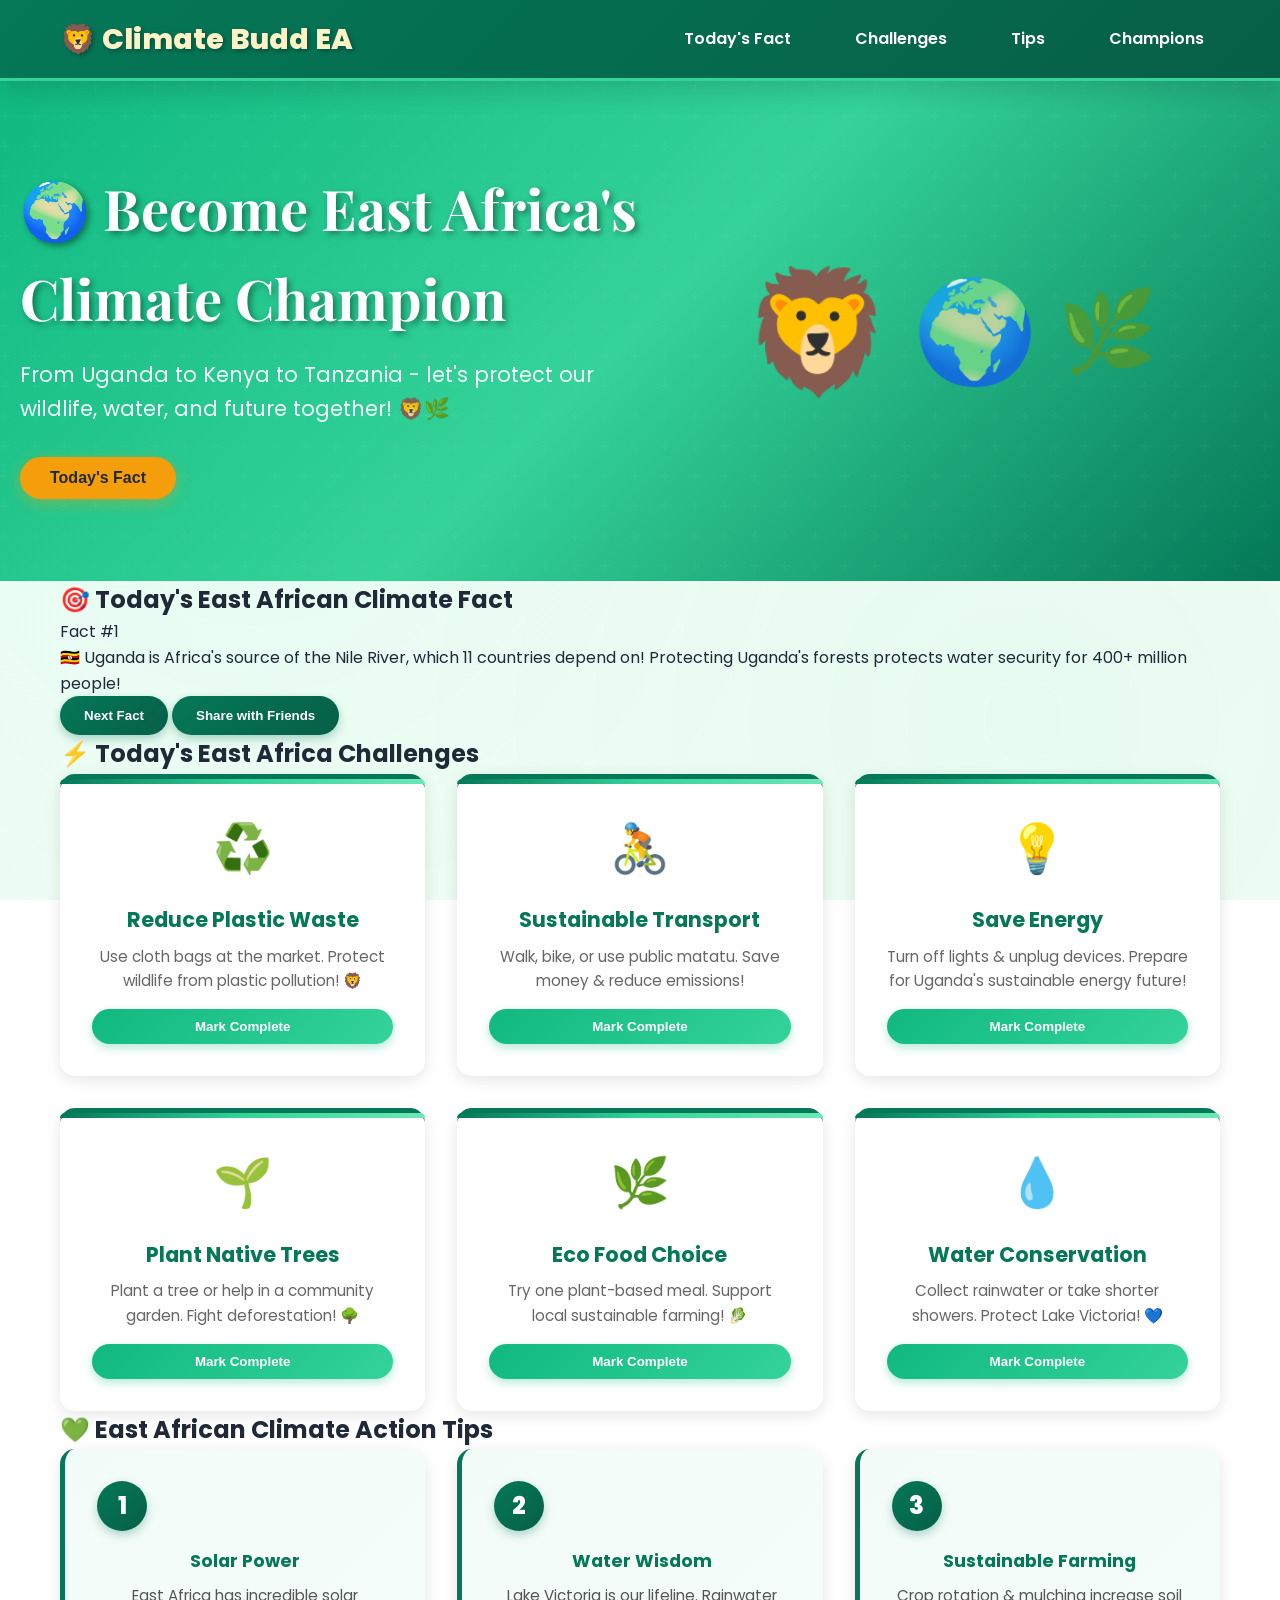
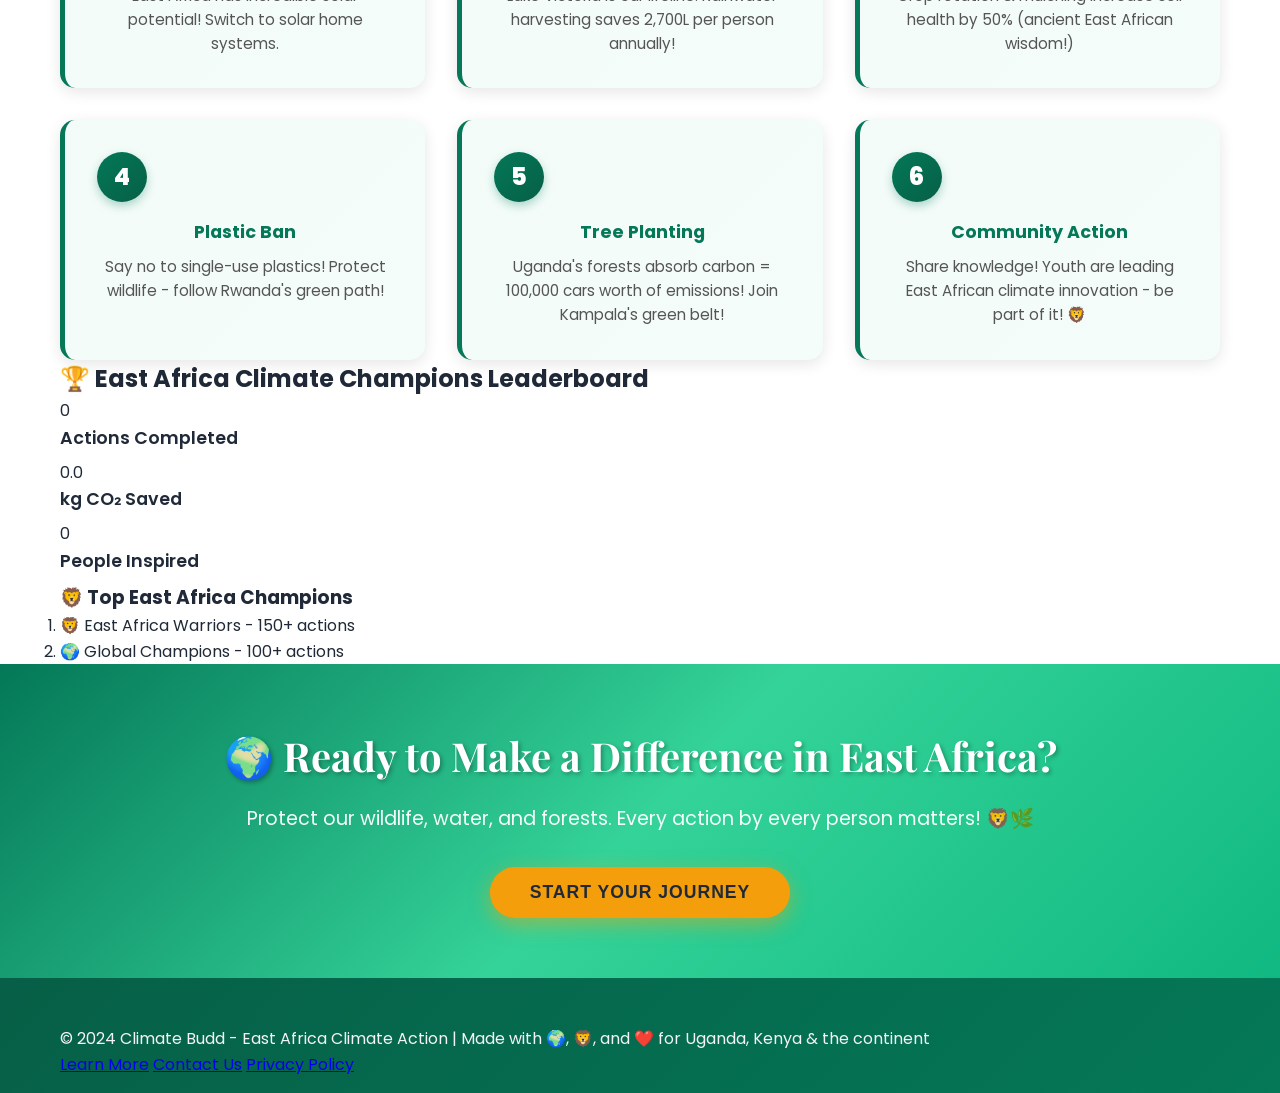
<file: index.html>
<!DOCTYPE html>
<html lang="en">
<head>
    <meta charset="UTF-8">
    <meta name="viewport" content="width=device-width, initial-scale=1.0">
    <title>Climate Budd - East Africa Climate Action & Fun Facts</title>
    <link rel="stylesheet" href="styles.css">
    <link rel="preconnect" href="https://fonts.googleapis.com">
    <link rel="preconnect" href="https://fonts.gstatic.com" crossorigin>
    <link href="https://fonts.googleapis.com/css2?family=Poppins:wght@400;600;700;800&family=Playfair+Display:wght@700&display=swap" rel="stylesheet">
</head>
<body>
    <!-- Navigation -->
    <nav class="navbar">
        <div class="container">
            <div class="logo">🦁 Climate Budd EA</div>
            <ul class="nav-links">
                <li><a href="#daily-fact">Today's Fact</a></li>
                <li><a href="#challenges">Challenges</a></li>
                <li><a href="#tips">Tips</a></li>
                <li><a href="#leaderboard">Champions</a></li>
            </ul>
        </div>
    </nav>

    <!-- Hero Section -->
    <section class="hero">
        <div class="hero-content">
            <h1>🌍 Become East Africa's Climate Champion</h1>
            <p>From Uganda to Kenya to Tanzania - let's protect our wildlife, water, and future together! 🦁🌿</p>
            <button class="cta-button" onclick="scrollToFact()">Today's Fact</button>
        </div>
        <div class="hero-animation">
            <div class="earth">🦁</div>
            <div class="earth secondary">🌍</div>
            <div class="earth tertiary">🌿</div>
        </div>
    </section>

    <!-- Daily Fun Fact Section -->
    <section id="daily-fact" class="daily-fact">
        <div class="container">
            <h2>🎯 Today's East African Climate Fact</h2>
            <div class="fact-card">
                <div class="fact-number" id="fact-counter">Fact #1</div>
                <p id="fact-text" class="fact-content">Did you know? Your climate journey starts here!</p>
                <div class="fact-actions">
                    <button class="btn-secondary" onclick="getRandomFact()">Next Fact</button>
                    <button class="btn-secondary" onclick="shareFact()">Share with Friends</button>
                </div>
            </div>
        </div>
    </section>

    <!-- Daily Challenges Section -->
    <section id="challenges" class="challenges">
        <div class="container">
            <h2>⚡ Today's East Africa Challenges</h2>
            <div class="challenge-grid">
                <div class="challenge-card">
                    <div class="challenge-icon">♻️</div>
                    <h3>Reduce Plastic Waste</h3>
                    <p>Use cloth bags at the market. Protect wildlife from plastic pollution! 🦁</p>
                    <button class="btn-complete" onclick="completeChallenge(this)">Mark Complete</button>
                </div>
                <div class="challenge-card">
                    <div class="challenge-icon">🚴</div>
                    <h3>Sustainable Transport</h3>
                    <p>Walk, bike, or use public matatu. Save money & reduce emissions!</p>
                    <button class="btn-complete" onclick="completeChallenge(this)">Mark Complete</button>
                </div>
                <div class="challenge-card">
                    <div class="challenge-icon">💡</div>
                    <h3>Save Energy</h3>
                    <p>Turn off lights & unplug devices. Prepare for Uganda's sustainable energy future!</p>
                    <button class="btn-complete" onclick="completeChallenge(this)">Mark Complete</button>
                </div>
                <div class="challenge-card">
                    <div class="challenge-icon">🌱</div>
                    <h3>Plant Native Trees</h3>
                    <p>Plant a tree or help in a community garden. Fight deforestation! 🌳</p>
                    <button class="btn-complete" onclick="completeChallenge(this)">Mark Complete</button>
                </div>
                <div class="challenge-card">
                    <div class="challenge-icon">🌿</div>
                    <h3>Eco Food Choice</h3>
                    <p>Try one plant-based meal. Support local sustainable farming! 🥬</p>
                    <button class="btn-complete" onclick="completeChallenge(this)">Mark Complete</button>
                </div>
                <div class="challenge-card">
                    <div class="challenge-icon">💧</div>
                    <h3>Water Conservation</h3>
                    <p>Collect rainwater or take shorter showers. Protect Lake Victoria! 💙</p>
                    <button class="btn-complete" onclick="completeChallenge(this)">Mark Complete</button>
                </div>
            </div>
        </div>
    </section>

    <!-- Tips Section -->
    <section id="tips" class="tips">
        <div class="container">
            <h2>💚 East African Climate Action Tips</h2>
            <div class="tips-grid">
                <div class="tip-card">
                    <div class="tip-number">1</div>
                    <h4>Solar Power</h4>
                    <p>East Africa has incredible solar potential! Switch to solar home systems.</p>
                </div>
                <div class="tip-card">
                    <div class="tip-number">2</div>
                    <h4>Water Wisdom</h4>
                    <p>Lake Victoria is our lifeline. Rainwater harvesting saves 2,700L per person annually!</p>
                </div>
                <div class="tip-card">
                    <div class="tip-number">3</div>
                    <h4>Sustainable Farming</h4>
                    <p>Crop rotation & mulching increase soil health by 50% (ancient East African wisdom!)</p>
                </div>
                <div class="tip-card">
                    <div class="tip-number">4</div>
                    <h4>Plastic Ban</h4>
                    <p>Say no to single-use plastics! Protect wildlife - follow Rwanda's green path!</p>
                </div>
                <div class="tip-card">
                    <div class="tip-number">5</div>
                    <h4>Tree Planting</h4>
                    <p>Uganda's forests absorb carbon = 100,000 cars worth of emissions! Join Kampala's green belt!</p>
                </div>
                <div class="tip-card">
                    <div class="tip-number">6</div>
                    <h4>Community Action</h4>
                    <p>Share knowledge! Youth are leading East African climate innovation - be part of it! 🦁</p>
                </div>
            </div>
        </div>
    </section>

    <!-- Leaderboard Section -->
    <section id="leaderboard" class="leaderboard">
        <div class="container">
            <h2>🏆 East Africa Climate Champions Leaderboard</h2>
            <div class="leaderboard-content">
                <div class="leaderboard-stats">
                    <div class="stat">
                        <div class="stat-number" id="total-actions">0</div>
                        <div class="stat-label">Actions Completed</div>
                    </div>
                    <div class="stat">
                        <div class="stat-number" id="co2-saved">0</div>
                        <div class="stat-label">kg CO₂ Saved</div>
                    </div>
                    <div class="stat">
                        <div class="stat-number" id="people-inspired">0</div>
                        <div class="stat-label">People Inspired</div>
                    </div>
                </div>
                <div class="champions-list">
                    <h3>🦁 Top East Africa Champions</h3>
                    <ol id="champions">
                        <li>🥇 Climate Warriors - 150+ actions</li>
                        <li>🥈 Green Guardians - 100+ actions</li>
                        <li>🥉 Earth Protectors - 75+ actions</li>
                    </ol>
                </div>
            </div>
        </div>
    </section>

    <!-- Call to Action Section -->
    <section class="cta-section">
        <div class="container">
            <h2>🌍 Ready to Make a Difference in East Africa?</h2>
            <p>Protect our wildlife, water, and forests. Every action by every person matters! 🦁🌿</p>
            <button class="cta-button-large" onclick="startJourney()">Start Your Journey</button>
        </div>
    </section>

    <!-- Footer -->
    <footer class="footer">
        <div class="container">
            <p>&copy; 2024 Climate Budd - East Africa Climate Action | Made with 🌍, 🦁, and ❤️ for Uganda, Kenya & the continent</p>
            <div class="footer-links">
                <a href="#">Learn More</a>
                <a href="#">Contact Us</a>
                <a href="#">Privacy Policy</a>
            </div>
        </div>
    </footer>

    <script src="script.js"></script>
</body>
</html>
</file>
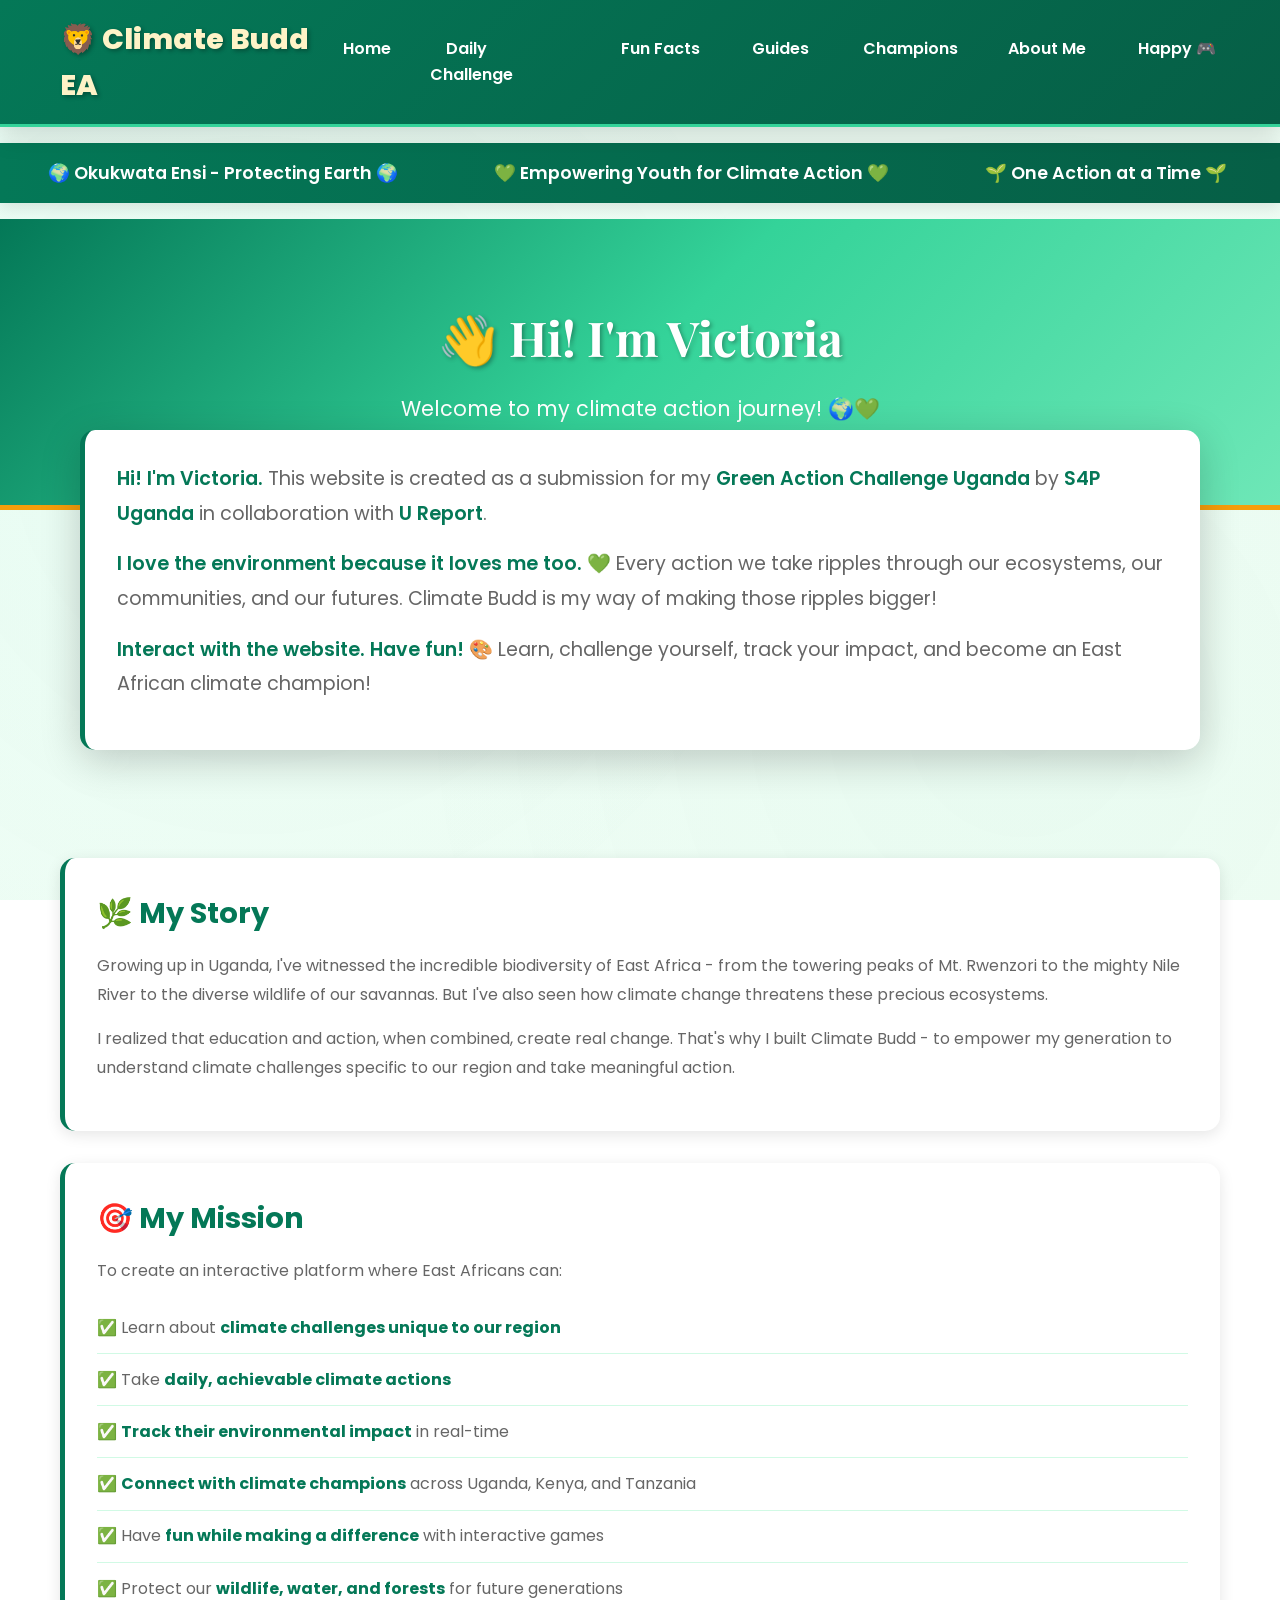
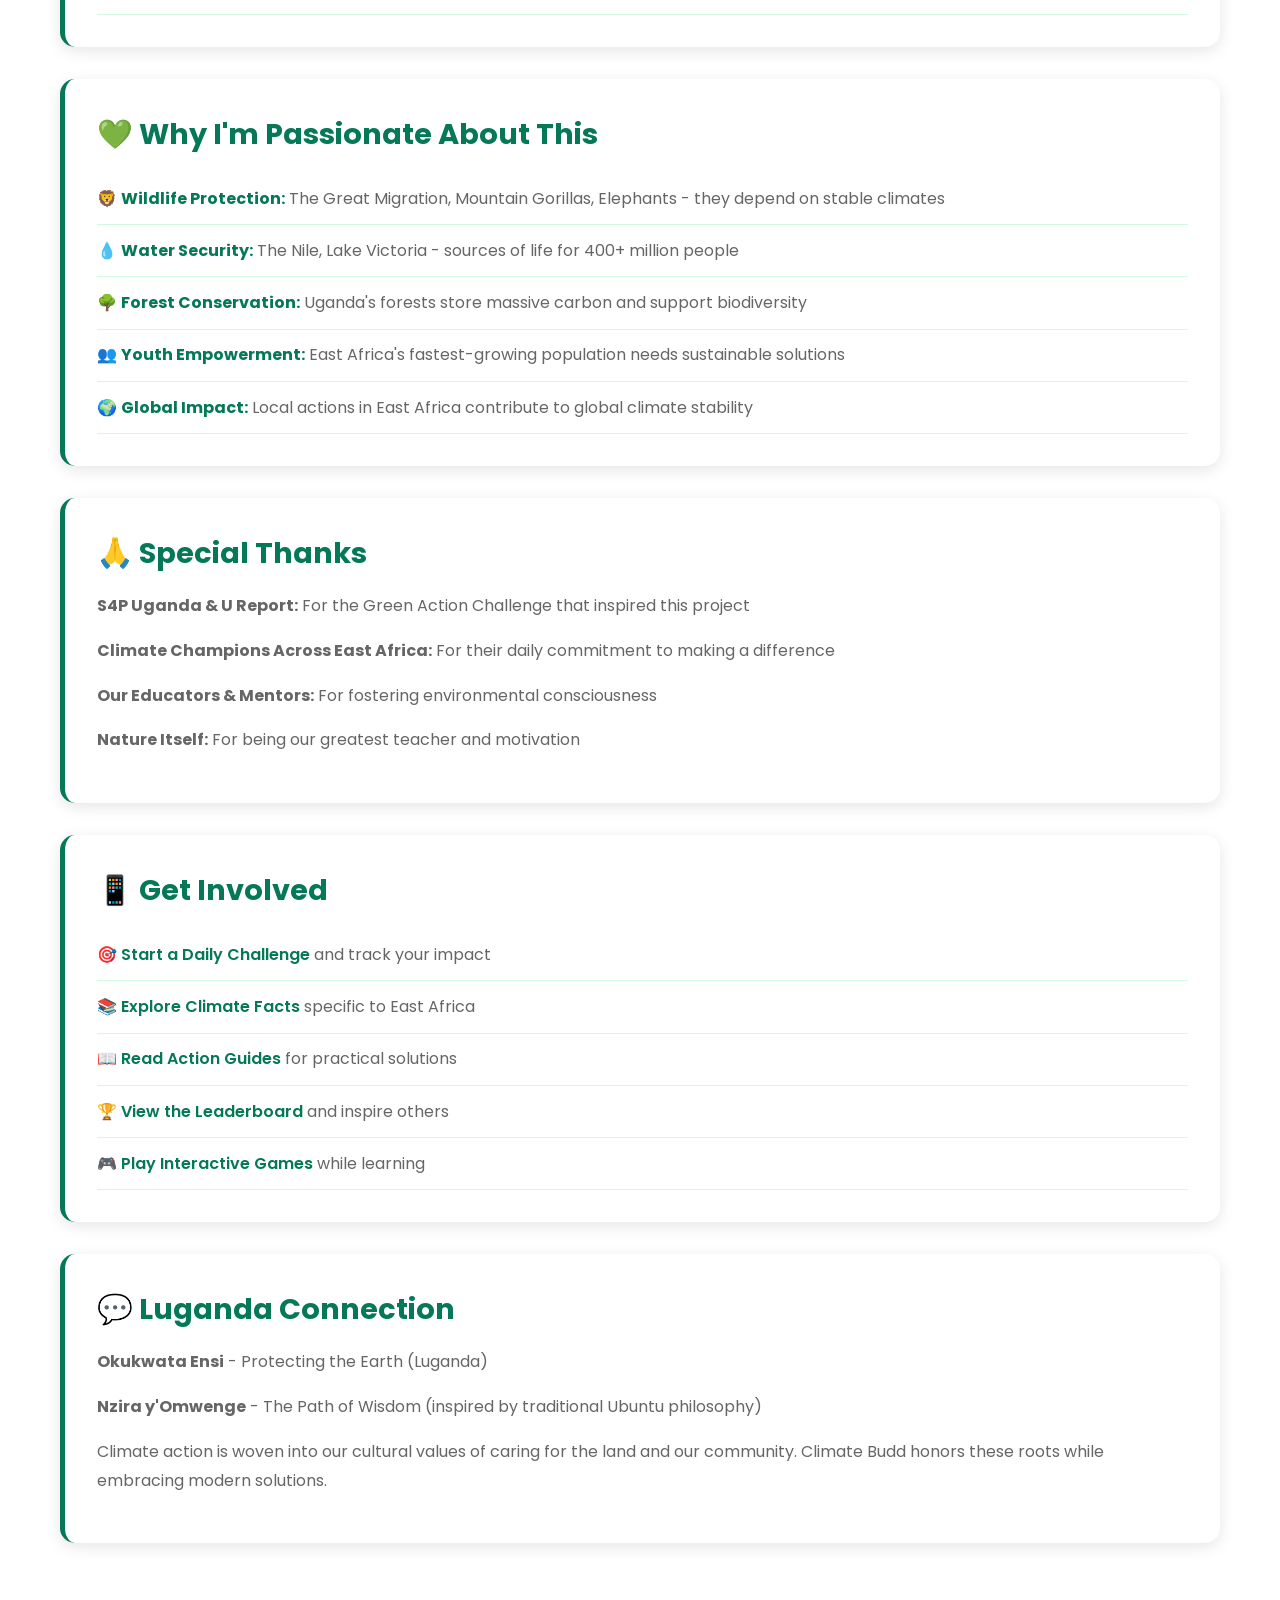
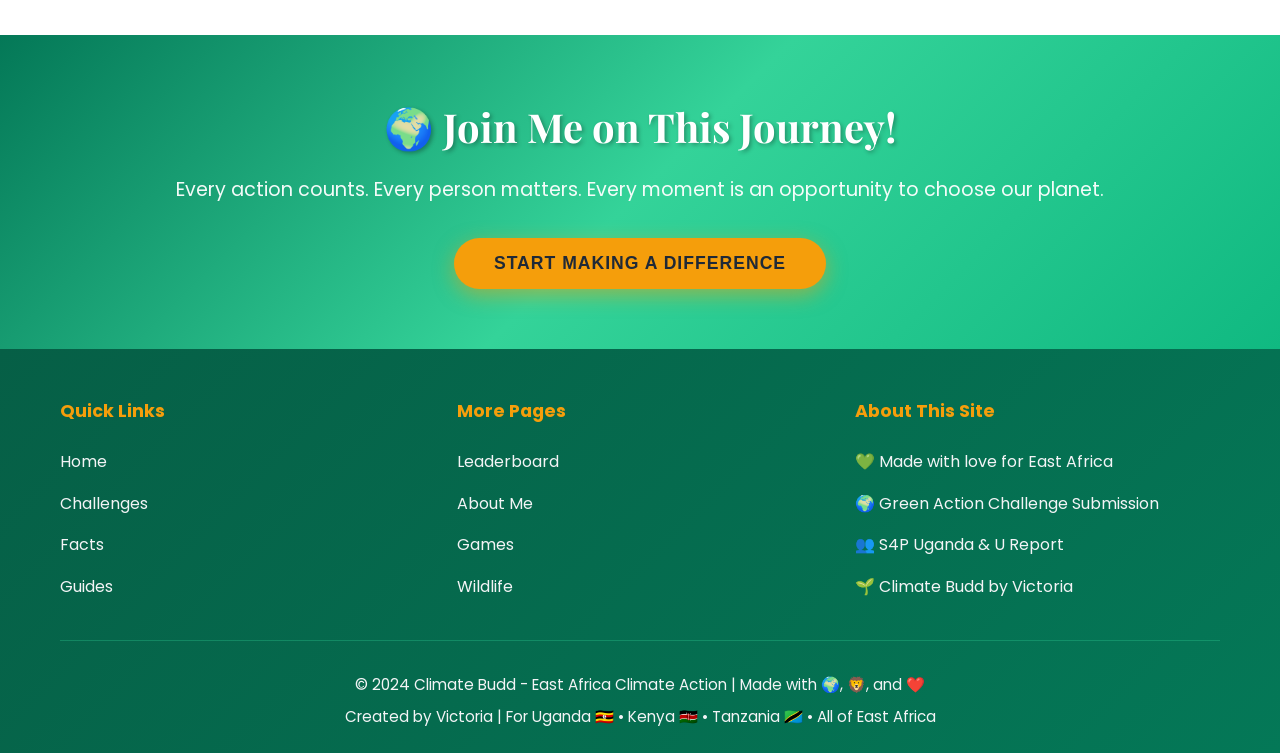
<file: about.html>
<!DOCTYPE html>
<html lang="en">
<head>
    <meta charset="UTF-8">
    <meta name="viewport" content="width=device-width, initial-scale=1.0">
    <title>About Me - Climate Budd East Africa</title>
    <link rel="stylesheet" href="styles.css">
    <link rel="preconnect" href="https://fonts.googleapis.com">
    <link rel="preconnect" href="https://fonts.gstatic.com" crossorigin>
    <link href="https://fonts.googleapis.com/css2?family=Poppins:wght@400;600;700;800&family=Playfair+Display:wght@700&display=swap" rel="stylesheet">
</head>
<body>
    <!-- Navigation -->
    <nav class="navbar">
        <div class="container">
            <div class="logo">🦁 Climate Budd EA</div>
            <ul class="nav-links">
                <li><a href="index.html">Home</a></li>
                <li><a href="daily-challenge.html">Daily Challenge</a></li>
                <li><a href="facts.html">Fun Facts</a></li>
                <li><a href="guides.html">Guides</a></li>
                <li><a href="leaderboard.html">Champions</a></li>
                <li><a href="about.html">About Me</a></li>
                <li><a href="happy.html">Happy 🎮</a></li>
            </ul>
        </div>
    </nav>

    <!-- Marquee -->
    <div class="marquee-section">
        <div class="marquee">
            <span>🌍 Okukwata Ensi - Protecting Earth 🌍</span>
            <span>💚 Empowering Youth for Climate Action 💚</span>
            <span>🌱 One Action at a Time 🌱</span>
            <span>🦁 East Africa's Future is Green 🦁</span>
        </div>
    </div>

    <!-- About Me Hero -->
    <section class="about-me-hero">
        <div class="container">
            <h1>👋 Hi! I'm Victoria</h1>
            <p style="font-size: 1.3rem; margin-top: 1rem;">Welcome to my climate action journey! 🌍💚</p>
        </div>
    </section>

    <!-- Intro Card -->
    <section class="container">
        <div class="intro-card">
            <div class="intro-text">
                <span class="intro-highlight">Hi! I'm Victoria.</span> This website is created as a submission for my <span class="intro-highlight">Green Action Challenge Uganda</span> by <span class="intro-highlight">S4P Uganda</span> in collaboration with <span class="intro-highlight">U Report</span>. 
            </div>
            <div class="intro-text">
                <span class="intro-highlight">I love the environment because it loves me too. 💚</span> Every action we take ripples through our ecosystems, our communities, and our futures. Climate Budd is my way of making those ripples bigger!
            </div>
            <div class="intro-text">
                <span class="intro-highlight">Interact with the website. Have fun! 🎨</span> Learn, challenge yourself, track your impact, and become an East African climate champion!
            </div>
        </div>
    </section>

    <!-- About Content -->
    <section style="padding: 60px 20px;">
        <div class="container">
            <div class="about-section">
                <h2>🌿 My Story</h2>
                <p>Growing up in Uganda, I've witnessed the incredible biodiversity of East Africa - from the towering peaks of Mt. Rwenzori to the mighty Nile River to the diverse wildlife of our savannas. But I've also seen how climate change threatens these precious ecosystems.</p>
                <p>I realized that education and action, when combined, create real change. That's why I built Climate Budd - to empower my generation to understand climate challenges specific to our region and take meaningful action.</p>
            </div>

            <div class="about-section">
                <h2>🎯 My Mission</h2>
                <p>To create an interactive platform where East Africans can:</p>
                <ul class="about-list">
                    <li>✅ Learn about <strong>climate challenges unique to our region</strong></li>
                    <li>✅ Take <strong>daily, achievable climate actions</strong></li>
                    <li>✅ <strong>Track their environmental impact</strong> in real-time</li>
                    <li>✅ <strong>Connect with climate champions</strong> across Uganda, Kenya, and Tanzania</li>
                    <li>✅ Have <strong>fun while making a difference</strong> with interactive games</li>
                    <li>✅ Protect our <strong>wildlife, water, and forests</strong> for future generations</li>
                </ul>
            </div>

            <div class="about-section">
                <h2>💚 Why I'm Passionate About This</h2>
                <ul class="about-list">
                    <li>🦁 <strong>Wildlife Protection:</strong> The Great Migration, Mountain Gorillas, Elephants - they depend on stable climates</li>
                    <li>💧 <strong>Water Security:</strong> The Nile, Lake Victoria - sources of life for 400+ million people</li>
                    <li>🌳 <strong>Forest Conservation:</strong> Uganda's forests store massive carbon and support biodiversity</li>
                    <li>👥 <strong>Youth Empowerment:</strong> East Africa's fastest-growing population needs sustainable solutions</li>
                    <li>🌍 <strong>Global Impact:</strong> Local actions in East Africa contribute to global climate stability</li>
                </ul>
            </div>

            <div class="about-section">
                <h2>🙏 Special Thanks</h2>
                <p><strong>S4P Uganda & U Report:</strong> For the Green Action Challenge that inspired this project</p>
                <p><strong>Climate Champions Across East Africa:</strong> For their daily commitment to making a difference</p>
                <p><strong>Our Educators & Mentors:</strong> For fostering environmental consciousness</p>
                <p><strong>Nature Itself:</strong> For being our greatest teacher and motivation</p>
            </div>

            <div class="about-section">
                <h2>📱 Get Involved</h2>
                <ul class="about-list">
                    <li>🎯 <a href="daily-challenge.html" style="color: var(--dark-green); text-decoration: none; font-weight: 600;">Start a Daily Challenge</a> and track your impact</li>
                    <li>📚 <a href="facts.html" style="color: var(--dark-green); text-decoration: none; font-weight: 600;">Explore Climate Facts</a> specific to East Africa</li>
                    <li>📖 <a href="guides.html" style="color: var(--dark-green); text-decoration: none; font-weight: 600;">Read Action Guides</a> for practical solutions</li>
                    <li>🏆 <a href="leaderboard.html" style="color: var(--dark-green); text-decoration: none; font-weight: 600;">View the Leaderboard</a> and inspire others</li>
                    <li>🎮 <a href="happy.html" style="color: var(--dark-green); text-decoration: none; font-weight: 600;">Play Interactive Games</a> while learning</li>
                </ul>
            </div>

            <div class="about-section">
                <h2>💬 Luganda Connection</h2>
                <p><strong>Okukwata Ensi</strong> - Protecting the Earth (Luganda)</p>
                <p><strong>Nzira y'Omwenge</strong> - The Path of Wisdom (inspired by traditional Ubuntu philosophy)</p>
                <p>Climate action is woven into our cultural values of caring for the land and our community. Climate Budd honors these roots while embracing modern solutions.</p>
            </div>
        </div>
    </section>

    <!-- Call to Action -->
    <section class="cta-section">
        <div class="container">
            <h2>🌍 Join Me on This Journey!</h2>
            <p>Every action counts. Every person matters. Every moment is an opportunity to choose our planet.</p>
            <button class="cta-button-large" onclick="window.location.href='daily-challenge.html'">Start Making a Difference</button>
        </div>
    </section>

    <!-- Footer -->
    <footer class="footer">
        <div class="container">
            <div class="footer-content">
                <div class="footer-section">
                    <h4>Quick Links</h4>
                    <ul>
                        <li><a href="index.html">Home</a></li>
                        <li><a href="daily-challenge.html">Challenges</a></li>
                        <li><a href="facts.html">Facts</a></li>
                        <li><a href="guides.html">Guides</a></li>
                    </ul>
                </div>
                <div class="footer-section">
                    <h4>More Pages</h4>
                    <ul>
                        <li><a href="leaderboard.html">Leaderboard</a></li>
                        <li><a href="about.html">About Me</a></li>
                        <li><a href="happy.html">Games</a></li>
                        <li><a href="wildlife.html">Wildlife</a></li>
                    </ul>
                </div>
                <div class="footer-section">
                    <h4>About This Site</h4>
                    <ul>
                        <li>💚 Made with love for East Africa</li>
                        <li>🌍 Green Action Challenge Submission</li>
                        <li>👥 S4P Uganda & U Report</li>
                        <li>🌱 Climate Budd by Victoria</li>
                    </ul>
                </div>
            </div>
            <div class="footer-bottom">
                <p>&copy; 2024 Climate Budd - East Africa Climate Action | Made with 🌍, 🦁, and ❤️</p>
                <p>Created by Victoria | For Uganda 🇺🇬 • Kenya 🇰🇪 • Tanzania 🇹🇿 • All of East Africa</p>
            </div>
        </div>
    </footer>

    <script src="script.js"></script>
</body>
</html>
</file>
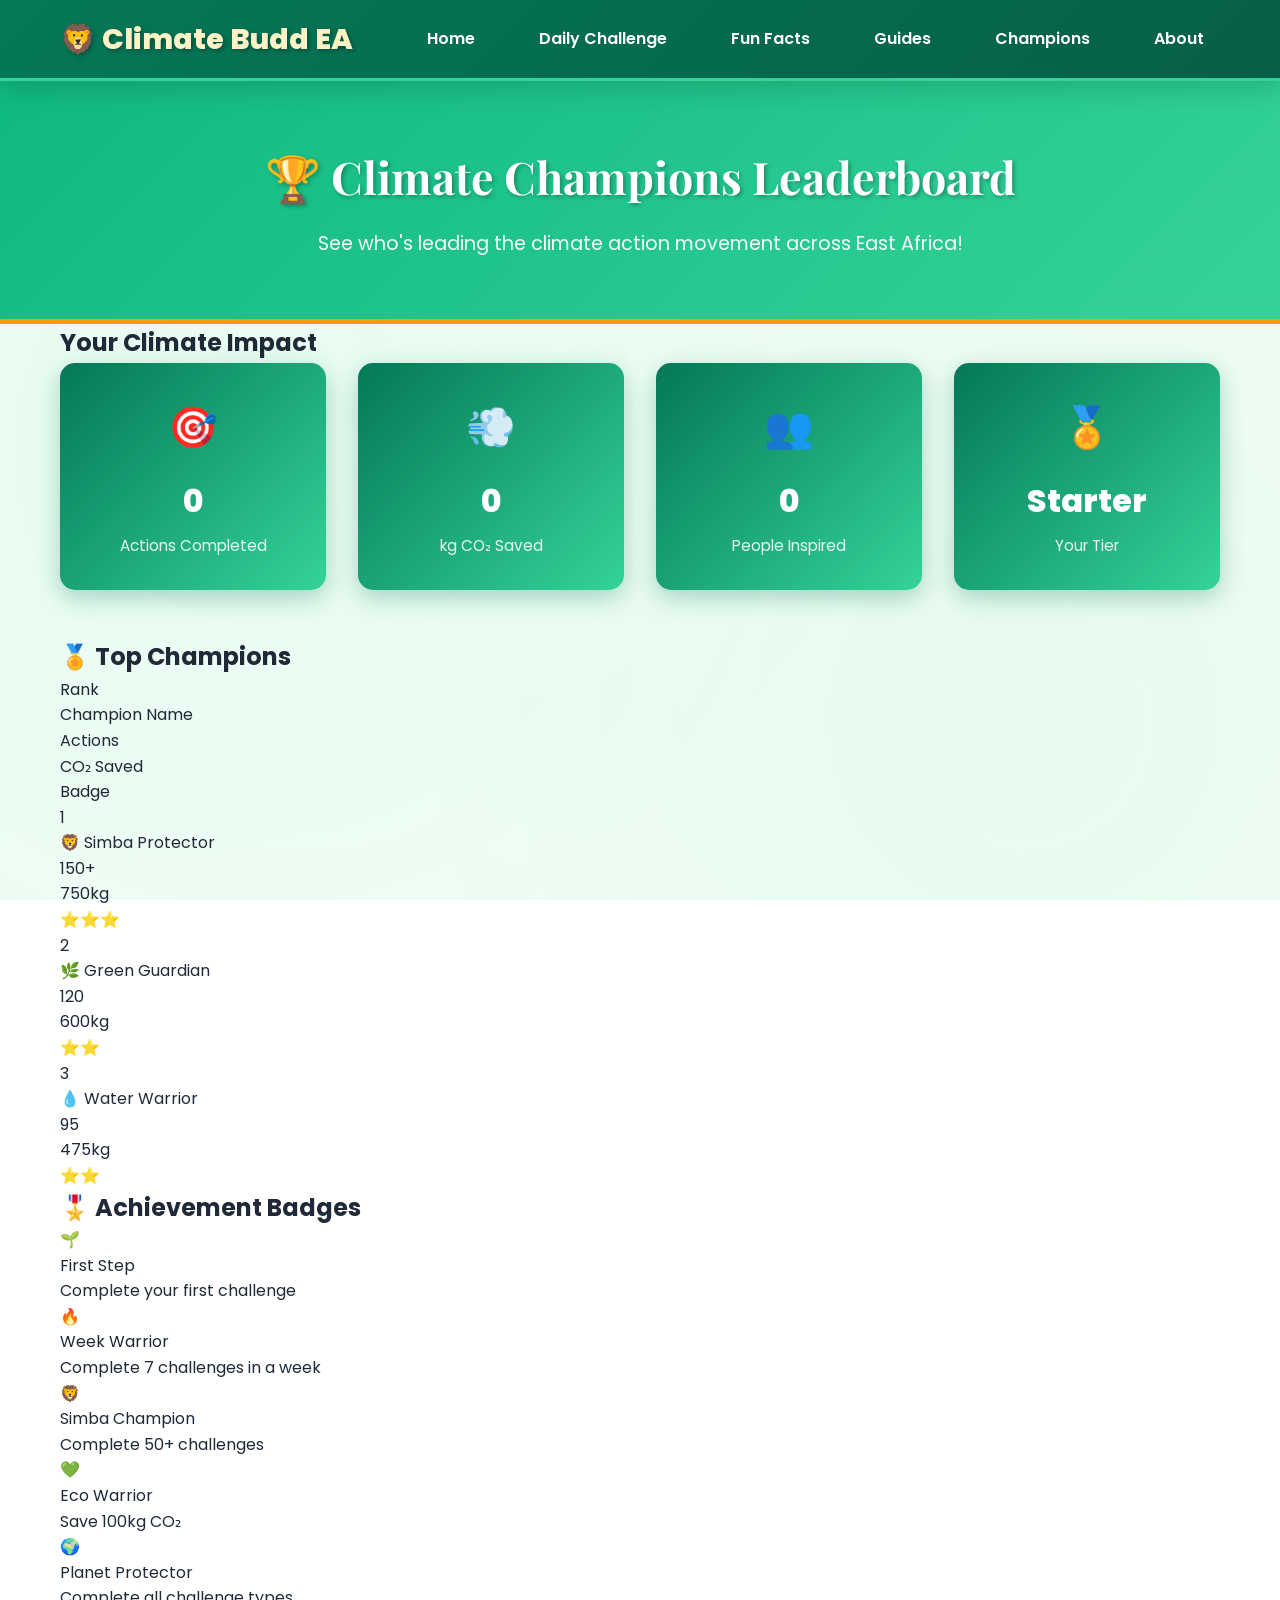
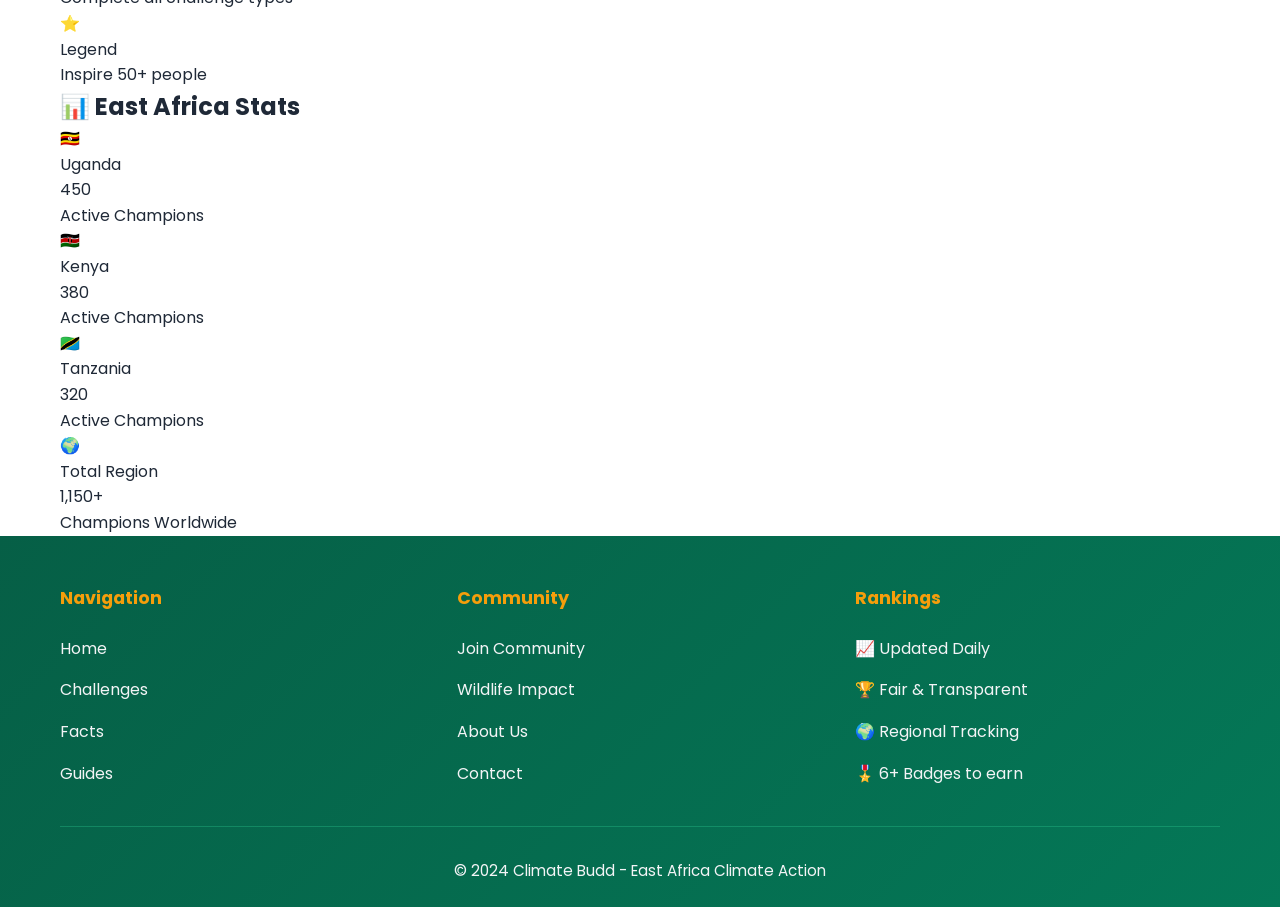
<file: leaderboard.html>
<!DOCTYPE html>
<html lang="en">
<head>
    <meta charset="UTF-8">
    <meta name="viewport" content="width=device-width, initial-scale=1.0">
    <title>Leaderboard - Climate Budd East Africa</title>
    <link rel="stylesheet" href="styles.css">
    <link rel="preconnect" href="https://fonts.googleapis.com">
    <link rel="preconnect" href="https://fonts.gstatic.com" crossorigin>
    <link href="https://fonts.googleapis.com/css2?family=Poppins:wght@400;600;700;800&family=Playfair+Display:wght@700&display=swap" rel="stylesheet">
</head>
<body>
    <!-- Navigation -->
    <nav class="navbar">
        <div class="container">
            <div class="logo">🦁 Climate Budd EA</div>
            <ul class="nav-links">
                <li><a href="index.html">Home</a></li>
                <li><a href="daily-challenge.html">Daily Challenge</a></li>
                <li><a href="facts.html">Fun Facts</a></li>
                <li><a href="guides.html">Guides</a></li>
                <li><a href="leaderboard.html">Champions</a></li>
                <li><a href="about.html">About</a></li>
            </ul>
        </div>
    </nav>

    <!-- Page Header -->
    <section class="page-header">
        <div class="container">
            <h1>🏆 Climate Champions Leaderboard</h1>
            <p>See who's leading the climate action movement across East Africa!</p>
        </div>
    </section>

    <!-- Your Stats Section -->
    <section class="your-stats-section">
        <div class="container">
            <h2>Your Climate Impact</h2>
            <div class="user-stats-cards">
                <div class="user-stat-card">
                    <div class="user-stat-icon">🎯</div>
                    <div class="user-stat-number" id="total-actions">0</div>
                    <div class="user-stat-label">Actions Completed</div>
                </div>
                <div class="user-stat-card">
                    <div class="user-stat-icon">💨</div>
                    <div class="user-stat-number" id="co2-saved">0</div>
                    <div class="user-stat-label">kg CO₂ Saved</div>
                </div>
                <div class="user-stat-card">
                    <div class="user-stat-icon">👥</div>
                    <div class="user-stat-number" id="people-inspired">0</div>
                    <div class="user-stat-label">People Inspired</div>
                </div>
                <div class="user-stat-card">
                    <div class="user-stat-icon">🏅</div>
                    <div class="user-stat-number" id="tier-badge">Starter</div>
                    <div class="user-stat-label">Your Tier</div>
                </div>
            </div>
        </div>
    </section>

    <!-- Rankings Section -->
    <section class="rankings-section">
        <div class="container">
            <h2>🏅 Top Champions</h2>
            <div class="leaderboard-table">
                <div class="leaderboard-header">
                    <div class="rank-col">Rank</div>
                    <div class="name-col">Champion Name</div>
                    <div class="actions-col">Actions</div>
                    <div class="co2-col">CO₂ Saved</div>
                    <div class="badge-col">Badge</div>
                </div>
                <div class="leaderboard-rows" id="champions">
                    <div class="leaderboard-row">
                        <div class="rank-col">1</div>
                        <div class="name-col">🦁 Simba Protector</div>
                        <div class="actions-col">150+</div>
                        <div class="co2-col">750kg</div>
                        <div class="badge-col">⭐⭐⭐</div>
                    </div>
                    <div class="leaderboard-row">
                        <div class="rank-col">2</div>
                        <div class="name-col">🌿 Green Guardian</div>
                        <div class="actions-col">120</div>
                        <div class="co2-col">600kg</div>
                        <div class="badge-col">⭐⭐</div>
                    </div>
                    <div class="leaderboard-row">
                        <div class="rank-col">3</div>
                        <div class="name-col">💧 Water Warrior</div>
                        <div class="actions-col">95</div>
                        <div class="co2-col">475kg</div>
                        <div class="badge-col">⭐⭐</div>
                    </div>
                </div>
            </div>
        </div>
    </section>

    <!-- Achievement Badges Section -->
    <section class="achievements-section">
        <div class="container">
            <h2>🎖️ Achievement Badges</h2>
            <div class="badges-grid">
                <div class="badge-item">
                    <div class="badge-icon">🌱</div>
                    <div class="badge-name">First Step</div>
                    <p>Complete your first challenge</p>
                </div>
                <div class="badge-item">
                    <div class="badge-icon">🔥</div>
                    <div class="badge-name">Week Warrior</div>
                    <p>Complete 7 challenges in a week</p>
                </div>
                <div class="badge-item">
                    <div class="badge-icon">🦁</div>
                    <div class="badge-name">Simba Champion</div>
                    <p>Complete 50+ challenges</p>
                </div>
                <div class="badge-item">
                    <div class="badge-icon">💚</div>
                    <div class="badge-name">Eco Warrior</div>
                    <p>Save 100kg CO₂</p>
                </div>
                <div class="badge-item">
                    <div class="badge-icon">🌍</div>
                    <div class="badge-name">Planet Protector</div>
                    <p>Complete all challenge types</p>
                </div>
                <div class="badge-item">
                    <div class="badge-icon">⭐</div>
                    <div class="badge-name">Legend</div>
                    <p>Inspire 50+ people</p>
                </div>
            </div>
        </div>
    </section>

    <!-- Regional Stats Section -->
    <section class="regional-stats-section">
        <div class="container">
            <h2>📊 East Africa Stats</h2>
            <div class="stats-cards-grid">
                <div class="stats-card">
                    <div class="stats-card-icon">🇺🇬</div>
                    <div class="stats-card-title">Uganda</div>
                    <div class="stats-card-number">450</div>
                    <div class="stats-card-label">Active Champions</div>
                </div>
                <div class="stats-card">
                    <div class="stats-card-icon">🇰🇪</div>
                    <div class="stats-card-title">Kenya</div>
                    <div class="stats-card-number">380</div>
                    <div class="stats-card-label">Active Champions</div>
                </div>
                <div class="stats-card">
                    <div class="stats-card-icon">🇹🇿</div>
                    <div class="stats-card-title">Tanzania</div>
                    <div class="stats-card-number">320</div>
                    <div class="stats-card-label">Active Champions</div>
                </div>
                <div class="stats-card">
                    <div class="stats-card-icon">🌍</div>
                    <div class="stats-card-title">Total Region</div>
                    <div class="stats-card-number">1,150+</div>
                    <div class="stats-card-label">Champions Worldwide</div>
                </div>
            </div>
        </div>
    </section>

    <!-- Footer -->
    <footer class="footer">
        <div class="container">
            <div class="footer-content">
                <div class="footer-section">
                    <h4>Navigation</h4>
                    <ul>
                        <li><a href="index.html">Home</a></li>
                        <li><a href="daily-challenge.html">Challenges</a></li>
                        <li><a href="facts.html">Facts</a></li>
                        <li><a href="guides.html">Guides</a></li>
                    </ul>
                </div>
                <div class="footer-section">
                    <h4>Community</h4>
                    <ul>
                        <li><a href="community.html">Join Community</a></li>
                        <li><a href="wildlife.html">Wildlife Impact</a></li>
                        <li><a href="about.html">About Us</a></li>
                        <li><a href="contact.html">Contact</a></li>
                    </ul>
                </div>
                <div class="footer-section">
                    <h4>Rankings</h4>
                    <ul>
                        <li>📈 Updated Daily</li>
                        <li>🏆 Fair & Transparent</li>
                        <li>🌍 Regional Tracking</li>
                        <li>🎖️ 6+ Badges to earn</li>
                    </ul>
                </div>
            </div>
            <div class="footer-bottom">
                <p>&copy; 2024 Climate Budd - East Africa Climate Action</p>
            </div>
        </div>
    </footer>

    <script src="script.js"></script>
</body>
</html>
</file>
<file: styles.css>
/* ===== Root Variables - Green Gradient Theme ===== */
:root {
    --primary-green: #10b981;
    --dark-green: #047857;
    --light-green: #d1fae5;
    --pale-green: #ecfdf5;
    --forest-green: #065f46;
    --emerald: #34d399;
    --sage-green: #6ee7b7;
    --text-dark: #1f2937;
    --text-light: #f3f4f6;
    --accent-gold: #f59e0b;
    --accent-orange: #ff6b35;
    --success: #10b981;
    --shadow: 0 4px 15px rgba(0, 0, 0, 0.1);
    --shadow-lg: 0 8px 25px rgba(0, 0, 0, 0.15);
}

/* ===== Global Styles ===== */
* {
    margin: 0;
    padding: 0;
    box-sizing: border-box;
}

html {
    scroll-behavior: smooth;
}

body {
    font-family: 'Poppins', sans-serif;
    line-height: 1.6;
    color: var(--text-dark);
    background: linear-gradient(135deg, var(--pale-green) 0%, #f0fdf4 100%);
    background-attachment: fixed;
    position: relative;
}

body::before {
    content: '';
    position: fixed;
    top: 0;
    left: 0;
    right: 0;
    bottom: 0;
    background-image: 
        radial-gradient(circle at 20% 50%, rgba(52, 211, 153, 0.03) 0%, transparent 50%),
        radial-gradient(circle at 80% 80%, rgba(16, 185, 129, 0.03) 0%, transparent 50%);
    pointer-events: none;
    z-index: -1;
}

.container {
    max-width: 1200px;
    margin: 0 auto;
    padding: 0 20px;
}

/* ===== Marquee ===== */
.marquee-section {
    background: linear-gradient(90deg, var(--dark-green) 0%, var(--forest-green) 100%);
    color: white;
    padding: 1rem 0;
    overflow: hidden;
    box-shadow: var(--shadow);
    margin: 1rem 0;
}

.marquee {
    display: flex;
    animation: scroll-left 30s linear infinite;
    white-space: nowrap;
    font-weight: 600;
    font-size: 1.1rem;
}

.marquee span {
    margin: 0 3rem;
    display: inline-block;
}

@keyframes scroll-left {
    0% {
        transform: translateX(100%);
    }
    100% {
        transform: translateX(-100%);
    }
}

/* ===== Navigation ===== */
.navbar {
    background: linear-gradient(135deg, var(--dark-green) 0%, var(--forest-green) 100%);
    box-shadow: var(--shadow-lg);
    position: sticky;
    top: 0;
    z-index: 1000;
    border-bottom: 3px solid var(--emerald);
}

.navbar .container {
    display: flex;
    justify-content: space-between;
    align-items: center;
    padding: 1rem 20px;
}

.logo {
    font-size: 1.8rem;
    font-weight: 800;
    color: #fef3c7;
    display: flex;
    align-items: center;
    gap: 10px;
    text-shadow: 2px 2px 4px rgba(0, 0, 0, 0.3);
}

.nav-links {
    display: flex;
    list-style: none;
    gap: 2rem;
}

.nav-links a {
    text-decoration: none;
    color: white;
    font-weight: 600;
    transition: all 0.3s ease;
    padding: 0.5rem 1rem;
    border-radius: 25px;
    position: relative;
}

.nav-links a::after {
    content: '';
    position: absolute;
    bottom: 0;
    left: 0;
    width: 0;
    height: 2px;
    background: var(--emerald);
    transition: width 0.3s ease;
}

.nav-links a:hover::after {
    width: 100%;
}

.nav-links a:hover {
    background: rgba(52, 211, 153, 0.2);
}

@media (max-width: 768px) {
    .nav-links {
        gap: 1rem;
        font-size: 0.9rem;
    }
    
    .logo {
        font-size: 1.4rem;
    }
}

/* ===== Hero Section ===== */
.hero {
    background: linear-gradient(135deg, var(--primary-green) 0%, var(--emerald) 50%, var(--dark-green) 100%);
    color: white;
    padding: 80px 20px;
    display: flex;
    align-items: center;
    justify-content: space-between;
    min-height: 500px;
    position: relative;
    overflow: hidden;
}

.hero::before {
    content: '';
    position: absolute;
    top: 0;
    left: 0;
    right: 0;
    bottom: 0;
    background-image: 
        url("data:image/svg+xml,%3Csvg width='60' height='60' viewBox='0 0 60 60' xmlns='http://www.w3.org/2000/svg'%3E%3Cg fill='none' fill-rule='evenodd'%3E%3Cg fill='%23ffffff' fill-opacity='0.05'%3E%3Cpath d='M36 34v-4h-2v4h-4v2h4v4h2v-4h4v-2h-4zm0-30V0h-2v4h-4v2h4v4h2V6h4V4h-4zM6 34v-4H4v4H0v2h4v4h2v-4h4v-2H6zM6 4V0H4v4H0v2h4v4h2V6h4V4H6z'/%3E%3C/g%3E%3C/g%3E%3C/svg%3E");
    opacity: 0.5;
}

.hero-content {
    flex: 1;
    z-index: 2;
}

.hero h1 {
    font-family: 'Playfair Display', serif;
    font-size: 3.5rem;
    margin-bottom: 1rem;
    font-weight: 700;
    text-shadow: 3px 3px 6px rgba(0, 0, 0, 0.4);
}

.hero p {
    font-size: 1.3rem;
    margin-bottom: 2rem;
    opacity: 0.95;
}

.cta-buttons {
    display: flex;
    gap: 1rem;
    flex-wrap: wrap;
}

.cta-button {
    background: var(--accent-gold);
    color: var(--text-dark);
    border: none;
    padding: 12px 30px;
    font-size: 1rem;
    border-radius: 50px;
    cursor: pointer;
    font-weight: 600;
    transition: all 0.3s ease;
    box-shadow: 0 4px 15px rgba(245, 158, 11, 0.4);
}

.cta-button:hover {
    transform: translateY(-3px);
    box-shadow: 0 6px 20px rgba(245, 158, 11, 0.6);
    background: white;
}

.cta-button.secondary {
    background: transparent;
    color: white;
    border: 2px solid white;
    box-shadow: none;
}

.cta-button.secondary:hover {
    background: white;
    color: var(--dark-green);
    border-color: white;
}

.hero-animation {
    flex: 1;
    text-align: center;
    position: relative;
    height: 300px;
    display: flex;
    align-items: center;
    justify-content: center;
    gap: 20px;
}

.earth {
    font-size: 120px;
    animation: float 3s ease-in-out infinite;
    z-index: 2;
}

.earth.secondary {
    font-size: 100px;
    animation: float 4s ease-in-out infinite 0.5s;
    opacity: 0.8;
}

.earth.tertiary {
    font-size: 80px;
    animation: float 3.5s ease-in-out infinite 1s;
    opacity: 0.7;
}

@keyframes float {
    0%, 100% {
        transform: translateY(0px);
    }
    50% {
        transform: translateY(-30px);
    }
}

@media (max-width: 768px) {
    .hero {
        flex-direction: column;
        padding: 40px 20px;
        min-height: auto;
    }
    
    .hero h1 {
        font-size: 2.2rem;
    }
    
    .hero p {
        font-size: 1rem;
    }
}

/* ===== Features Section ===== */
.features {
    padding: 60px 20px;
    background: white;
}

.features h2 {
    text-align: center;
    font-size: 2.2rem;
    margin-bottom: 3rem;
    color: var(--dark-green);
}

.feature-grid {
    display: grid;
    grid-template-columns: repeat(auto-fit, minmax(300px, 1fr));
    gap: 2rem;
}

.feature-card {
    background: linear-gradient(135deg, rgba(16, 185, 129, 0.1), rgba(52, 211, 153, 0.1));
    border: 2px solid var(--emerald);
    border-radius: 15px;
    padding: 2rem;
    text-align: center;
    transition: all 0.3s ease;
    border-left: 5px solid var(--dark-green);
}

.feature-card:hover {
    transform: translateY(-10px);
    box-shadow: 0 10px 30px rgba(16, 185, 129, 0.3);
    border-left: 5px solid var(--accent-gold);
}

.feature-icon {
    font-size: 3rem;
    margin-bottom: 1rem;
    display: inline-block;
    animation: bounce-light 2s infinite;
}

.feature-card h3 {
    color: var(--dark-green);
    margin-bottom: 0.5rem;
    font-size: 1.3rem;
}

.feature-card p {
    color: #666;
    margin-bottom: 1.5rem;
}

.feature-link {
    display: inline-block;
    color: var(--dark-green);
    text-decoration: none;
    font-weight: 600;
    transition: all 0.3s ease;
    padding: 0.5rem 1rem;
    border-radius: 25px;
    background: var(--light-green);
}

.feature-link:hover {
    background: var(--dark-green);
    color: white;
    transform: translateX(5px);
}

@keyframes bounce-light {
    0%, 100% {
        transform: translateY(0);
    }
    50% {
        transform: translateY(-10px);
    }
}

/* ===== Stats Section ===== */
.stats-section {
    padding: 60px 20px;
    background: linear-gradient(135deg, var(--dark-green) 0%, var(--forest-green) 100%);
    color: white;
}

.stats-section h2 {
    text-align: center;
    font-size: 2.2rem;
    margin-bottom: 3rem;
}

.stats-grid {
    display: grid;
    grid-template-columns: repeat(auto-fit, minmax(200px, 1fr));
    gap: 2rem;
}

.stat-box {
    background: rgba(255, 255, 255, 0.1);
    border: 2px solid var(--emerald);
    border-radius: 15px;
    padding: 2rem;
    text-align: center;
    backdrop-filter: blur(10px);
    transition: all 0.3s ease;
}

.stat-box:hover {
    transform: translateY(-5px);
    background: rgba(52, 211, 153, 0.2);
    box-shadow: 0 8px 25px rgba(52, 211, 153, 0.3);
}

.stat-big {
    font-size: 2.5rem;
    font-weight: 800;
    color: var(--accent-gold);
    margin-bottom: 0.5rem;
}

.stat-label {
    font-size: 1.1rem;
    font-weight: 600;
    margin-bottom: 0.5rem;
}

.stat-info {
    font-size: 0.95rem;
    opacity: 0.9;
}

/* ===== Page Header ===== */
.page-header {
    background: linear-gradient(135deg, var(--primary-green) 0%, var(--emerald) 100%);
    color: white;
    padding: 60px 20px;
    text-align: center;
    border-bottom: 5px solid var(--accent-gold);
}

.page-header h1 {
    font-family: 'Playfair Display', serif;
    font-size: 2.8rem;
    margin-bottom: 1rem;
    text-shadow: 2px 2px 4px rgba(0, 0, 0, 0.3);
}

.page-header p {
    font-size: 1.2rem;
    opacity: 0.95;
}

/* ===== Progress Section ===== */
.progress-section {
    padding: 40px 20px;
    background: white;
    border-bottom: 3px dashed var(--emerald);
}

.progress-cards {
    display: grid;
    grid-template-columns: repeat(auto-fit, minmax(150px, 1fr));
    gap: 2rem;
}

.progress-card {
    background: linear-gradient(135deg, var(--light-green) 0%, var(--pale-green) 100%);
    border-left: 4px solid var(--dark-green);
    border-radius: 10px;
    padding: 1.5rem;
    text-align: center;
    box-shadow: var(--shadow);
    transition: all 0.3s ease;
}

.progress-card:hover {
    transform: translateY(-5px);
    box-shadow: var(--shadow-lg);
}

.progress-number {
    font-size: 2rem;
    font-weight: 800;
    color: var(--dark-green);
    margin-bottom: 0.5rem;
}

.progress-label {
    color: #666;
    font-weight: 600;
    font-size: 0.9rem;
}

/* ===== Challenges Section ===== */
.challenges-section {
    padding: 60px 20px;
    background: linear-gradient(135deg, var(--pale-green) 0%, #f0fdf4 100%);
}

.challenges-section h2 {
    text-align: center;
    font-size: 2.2rem;
    margin-bottom: 3rem;
    color: var(--dark-green);
}

.challenge-grid {
    display: grid;
    grid-template-columns: repeat(auto-fit, minmax(280px, 1fr));
    gap: 2rem;
}

.challenge-card {
    background: white;
    border-radius: 15px;
    padding: 2rem;
    text-align: center;
    box-shadow: var(--shadow);
    transition: all 0.3s ease;
    border-top: 5px solid var(--dark-green);
    position: relative;
}

.challenge-card::before {
    content: '';
    position: absolute;
    top: 0;
    left: 0;
    right: 0;
    height: 5px;
    background: linear-gradient(90deg, var(--dark-green), var(--emerald), var(--sage-green));
    border-radius: 15px 15px 0 0;
}

.challenge-card:hover {
    transform: translateY(-10px);
    box-shadow: 0 10px 30px rgba(16, 185, 129, 0.3);
}

.challenge-icon {
    font-size: 3rem;
    margin-bottom: 1rem;
    animation: bounce 2s infinite;
}

.challenge-card h3 {
    color: var(--dark-green);
    margin-bottom: 0.5rem;
    font-size: 1.3rem;
}

.challenge-card p {
    color: #666;
    margin-bottom: 1rem;
    font-size: 0.95rem;
}

.challenge-impact {
    background: var(--light-green);
    color: var(--dark-green);
    padding: 0.5rem 1rem;
    border-radius: 20px;
    font-weight: 600;
    margin-bottom: 1rem;
    font-size: 0.9rem;
}

.btn-complete {
    background: linear-gradient(135deg, var(--primary-green), var(--emerald));
    color: white;
    border: none;
    padding: 10px 20px;
    border-radius: 25px;
    cursor: pointer;
    font-weight: 600;
    transition: all 0.3s ease;
    width: 100%;
    box-shadow: 0 4px 10px rgba(16, 185, 129, 0.3);
}

.btn-complete:hover {
    transform: scale(1.02);
    box-shadow: 0 6px 20px rgba(16, 185, 129, 0.4);
}

.btn-complete.completed {
    background: linear-gradient(135deg, var(--forest-green), var(--dark-green));
}

@keyframes bounce {
    0%, 100% {
        transform: translateY(0);
    }
    50% {
        transform: translateY(-10px);
    }
}

/* ===== Tips/Guides Section ===== */
.tips-section,
.guides-section {
    padding: 60px 20px;
    background: white;
}

.tips-section h2,
.guides-section h2 {
    text-align: center;
    font-size: 2.2rem;
    margin-bottom: 3rem;
    color: var(--dark-green);
}

.tips-grid,
.guides-grid {
    display: grid;
    grid-template-columns: repeat(auto-fit, minmax(300px, 1fr));
    gap: 2rem;
}

.tip-card,
.guide-card {
    background: linear-gradient(135deg, rgba(16, 185, 129, 0.05), rgba(52, 211, 153, 0.05));
    border-radius: 15px;
    padding: 2rem;
    text-align: center;
    box-shadow: var(--shadow);
    transition: all 0.3s ease;
    border-left: 5px solid var(--dark-green);
}

.tip-card:hover,
.guide-card:hover {
    transform: translateY(-8px);
    box-shadow: var(--shadow-lg);
    border-left: 5px solid var(--accent-gold);
}

.tip-number {
    display: inline-block;
    width: 50px;
    height: 50px;
    background: linear-gradient(135deg, var(--dark-green), var(--forest-green));
    color: white;
    border-radius: 50%;
    display: flex;
    align-items: center;
    justify-content: center;
    font-weight: 800;
    font-size: 1.5rem;
    margin-bottom: 1rem;
    box-shadow: 0 4px 10px rgba(4, 120, 87, 0.3);
}

.tip-card h4,
.guide-card h3 {
    color: var(--dark-green);
    margin-bottom: 0.5rem;
    font-size: 1.1rem;
}

.tip-card p,
.guide-card p {
    color: #555;
    font-size: 0.95rem;
    line-height: 1.6;
}

.guide-icon {
    font-size: 2.5rem;
    margin-bottom: 1rem;
}

.guide-steps {
    text-align: left;
    list-style: none;
    margin: 1rem 0;
}

.guide-steps li {
    padding: 0.5rem 0;
    color: #666;
    font-size: 0.9rem;
}

/* ===== Leaderboard Section ===== */
.leaderboard-section {
    padding: 60px 20px;
    background: linear-gradient(135deg, var(--pale-green) 0%, white 100%);
}

.leaderboard-section h2 {
    text-align: center;
    font-size: 2.2rem;
    margin-bottom: 3rem;
    color: var(--dark-green);
}

.user-stats-cards {
    display: grid;
    grid-template-columns: repeat(auto-fit, minmax(200px, 1fr));
    gap: 2rem;
    margin-bottom: 3rem;
}

.user-stat-card {
    background: linear-gradient(135deg, var(--dark-green) 0%, var(--emerald) 100%);
    color: white;
    border-radius: 15px;
    padding: 2rem;
    text-align: center;
    box-shadow: 0 8px 25px rgba(4, 120, 87, 0.3);
    transition: all 0.3s ease;
}

.user-stat-card:hover {
    transform: translateY(-5px);
    box-shadow: 0 12px 35px rgba(4, 120, 87, 0.5);
}

.user-stat-icon {
    font-size: 2.5rem;
    margin-bottom: 1rem;
}

.user-stat-number {
    font-size: 2rem;
    font-weight: 800;
    margin-bottom: 0.5rem;
}

.user-stat-label {
    font-size: 0.95rem;
    opacity: 0.9;
}

/* ===== CTA Section ===== */
.cta-section {
    background: linear-gradient(135deg, var(--dark-green) 0%, var(--emerald) 50%, var(--primary-green) 100%);
    color: white;
    padding: 60px 20px;
    text-align: center;
}

.cta-section h2 {
    font-family: 'Playfair Display', serif;
    font-size: 2.5rem;
    margin-bottom: 1rem;
    text-shadow: 2px 2px 4px rgba(0, 0, 0, 0.3);
}

.cta-section p {
    font-size: 1.2rem;
    margin-bottom: 2rem;
    opacity: 0.95;
}

.cta-button-large {
    background: var(--accent-gold);
    color: var(--text-dark);
    border: none;
    padding: 15px 40px;
    font-size: 1.1rem;
    border-radius: 50px;
    cursor: pointer;
    font-weight: 700;
    transition: all 0.3s ease;
    box-shadow: 0 6px 20px rgba(245, 158, 11, 0.5);
    text-transform: uppercase;
    letter-spacing: 1px;
}

.cta-button-large:hover {
    transform: translateY(-5px);
    box-shadow: 0 10px 30px rgba(245, 158, 11, 0.7);
    background: white;
}

/* ===== Motivational Section ===== */
.motivational-section {
    background: linear-gradient(135deg, var(--emerald) 0%, var(--sage-green) 100%);
    color: white;
    padding: 60px 20px;
    text-align: center;
    border-top: 5px solid var(--accent-gold);
}

.motivational-section h2 {
    font-size: 2.2rem;
    margin-bottom: 1rem;
}

.motivational-section p {
    font-size: 1.1rem;
    margin-bottom: 2rem;
    opacity: 0.95;
}

/* ===== Footer ===== */
.footer {
    background: linear-gradient(135deg, var(--forest-green) 0%, var(--dark-green) 100%);
    color: var(--text-light);
    padding: 3rem 20px 1rem;
}

.footer-content {
    display: grid;
    grid-template-columns: repeat(auto-fit, minmax(250px, 1fr));
    gap: 2rem;
    margin-bottom: 2rem;
}

.footer-section h4 {
    color: var(--accent-gold);
    margin-bottom: 1rem;
    font-size: 1.1rem;
}

.footer-section ul {
    list-style: none;
}

.footer-section ul li {
    padding: 0.5rem 0;
    transition: all 0.3s ease;
}

.footer-section ul li a {
    color: var(--text-light);
    text-decoration: none;
    transition: all 0.3s ease;
}

.footer-section ul li a:hover {
    color: var(--accent-gold);
    padding-left: 0.5rem;
}

.footer-bottom {
    text-align: center;
    border-top: 1px solid rgba(52, 211, 153, 0.3);
    padding-top: 2rem;
}

.footer-bottom p {
    margin-bottom: 0.5rem;
    font-size: 0.95rem;
}

/* ===== Button Styles ===== */
.btn-secondary {
    background: linear-gradient(135deg, var(--dark-green), var(--forest-green));
    color: white;
    border: none;
    padding: 12px 24px;
    border-radius: 25px;
    cursor: pointer;
    font-weight: 600;
    transition: all 0.3s ease;
    box-shadow: 0 4px 10px rgba(4, 120, 87, 0.3);
}

.btn-secondary:hover {
    background: linear-gradient(135deg, var(--accent-gold), #f59e0b);
    color: var(--text-dark);
    transform: translateY(-3px);
    box-shadow: 0 6px 20px rgba(245, 158, 11, 0.4);
}

/* ===== Animations ===== */
@keyframes slideInUp {
    from {
        opacity: 0;
        transform: translateY(30px);
    }
    to {
        opacity: 1;
        transform: translateY(0);
    }
}

@keyframes slideInRight {
    from {
        transform: translateX(400px);
        opacity: 0;
    }
    to {
        transform: translateX(0);
        opacity: 1;
    }
}

@keyframes fall {
    0% {
        transform: translateY(0) rotate(0deg);
        opacity: 1;
    }
    100% {
        transform: translateY(100vh) rotate(360deg);
        opacity: 0;
    }
}

@keyframes pulse-glow {
    0%, 100% {
        box-shadow: 0 0 10px rgba(16, 185, 129, 0.3);
    }
    50% {
        box-shadow: 0 0 30px rgba(16, 185, 129, 0.6);
    }
}

/* ===== Utilities ===== */
.hidden {
    display: none;
}

/* ===== About Me Section ===== */
.about-hero {
    background: linear-gradient(135deg, var(--dark-green) 0%, var(--emerald) 100%);
    color: white;
    padding: 60px 20px;
    text-align: center;
    border-radius: 20px;
    margin-bottom: 3rem;
}

.about-hero-text {
    font-size: 1.2rem;
    line-height: 1.8;
    margin-bottom: 1rem;
}

.about-section {
    background: white;
    padding: 2rem;
    border-radius: 15px;
    margin-bottom: 2rem;
    border-left: 5px solid var(--dark-green);
    box-shadow: var(--shadow);
}

.about-section h2 {
    color: var(--dark-green);
    margin-bottom: 1rem;
    font-size: 1.8rem;
}

.about-section p {
    color: #666;
    line-height: 1.8;
    margin-bottom: 1rem;
}

.about-list {
    list-style: none;
    color: #666;
}

.about-list li {
    padding: 0.8rem 0;
    border-bottom: 1px solid var(--light-green);
}

.about-list li strong {
    color: var(--dark-green);
}

/* ===== Games Section ===== */
.games-section {
    padding: 60px 20px;
}

.games-grid {
    display: grid;
    grid-template-columns: repeat(auto-fit, minmax(300px, 1fr));
    gap: 2rem;
}

.game-card {
    background: linear-gradient(135deg, var(--dark-green) 0%, var(--emerald) 100%);
    color: white;
    border-radius: 15px;
    padding: 2rem;
    text-align: center;
    box-shadow: var(--shadow-lg);
    transition: all 0.3s ease;
    cursor: pointer;
}

.game-card:hover {
    transform: translateY(-10px);
    box-shadow: 0 15px 40px rgba(4, 120, 87, 0.4);
}

.game-icon {
    font-size: 3rem;
    margin-bottom: 1rem;
}

.game-card h3 {
    margin-bottom: 0.5rem;
    font-size: 1.3rem;
}

.game-card p {
    opacity: 0.9;
    margin-bottom: 1.5rem;
}

.play-btn {
    background: var(--accent-gold);
    color: var(--text-dark);
    border: none;
    padding: 10px 20px;
    border-radius: 25px;
    cursor: pointer;
    font-weight: 600;
    transition: all 0.3s ease;
}

.play-btn:hover {
    background: white;
    transform: scale(1.05);
}

/* ===== Game Container ===== */
.game-container {
    background: white;
    border-radius: 20px;
    padding: 2rem;
    margin: 2rem 0;
    box-shadow: var(--shadow-lg);
    display: none;
}

.game-container.active {
    display: block;
    animation: slideInUp 0.5s ease;
}

.close-game {
    float: right;
    background: var(--primary-green);
    color: white;
    border: none;
    width: 40px;
    height: 40px;
    border-radius: 50%;
    cursor: pointer;
    font-weight: 600;
    transition: all 0.3s ease;
}

.close-game:hover {
    background: var(--dark-green);
    transform: rotate(90deg);
}

/* ===== Crossword/Puzzle Styles ===== */
.puzzle-grid {
    display: grid;
    gap: 1rem;
    margin: 2rem 0;
}

.puzzle-item {
    background: var(--light-green);
    padding: 1rem;
    border-radius: 10px;
    border-left: 4px solid var(--dark-green);
}

.puzzle-input {
    width: 100%;
    padding: 0.8rem;
    border: 2px solid var(--emerald);
    border-radius: 8px;
    font-size: 1rem;
    font-family: 'Poppins', sans-serif;
    margin: 0.5rem 0;
}

.puzzle-input:focus {
    outline: none;
    border-color: var(--dark-green);
    box-shadow: 0 0 10px rgba(16, 185, 129, 0.3);
}

.submit-btn {
    background: var(--dark-green);
    color: white;
    border: none;
    padding: 12px 30px;
    border-radius: 25px;
    cursor: pointer;
    font-weight: 600;
    transition: all 0.3s ease;
    margin-top: 1rem;
}

.submit-btn:hover {
    background: var(--emerald);
    transform: translateY(-2px);
}

/* ===== About Me Page ===== */
.about-me-hero {
    background: linear-gradient(135deg, var(--dark-green) 0%, var(--emerald) 50%, var(--sage-green) 100%);
    color: white;
    padding: 80px 20px;
    text-align: center;
    border-bottom: 5px solid var(--accent-gold);
}

.about-me-hero h1 {
    font-family: 'Playfair Display', serif;
    font-size: 3rem;
    margin-bottom: 1rem;
    text-shadow: 2px 2px 4px rgba(0, 0, 0, 0.3);
}

.intro-card {
    background: white;
    border-radius: 15px;
    padding: 2rem;
    margin: -80px 20px 3rem;
    position: relative;
    z-index: 10;
    box-shadow: 0 10px 40px rgba(0, 0, 0, 0.2);
    border-left: 5px solid var(--dark-green);
}

.intro-text {
    font-size: 1.2rem;
    line-height: 1.8;
    color: #666;
    margin-bottom: 1rem;
}

.intro-highlight {
    color: var(--dark-green);
    font-weight: 600;
}
</file>
